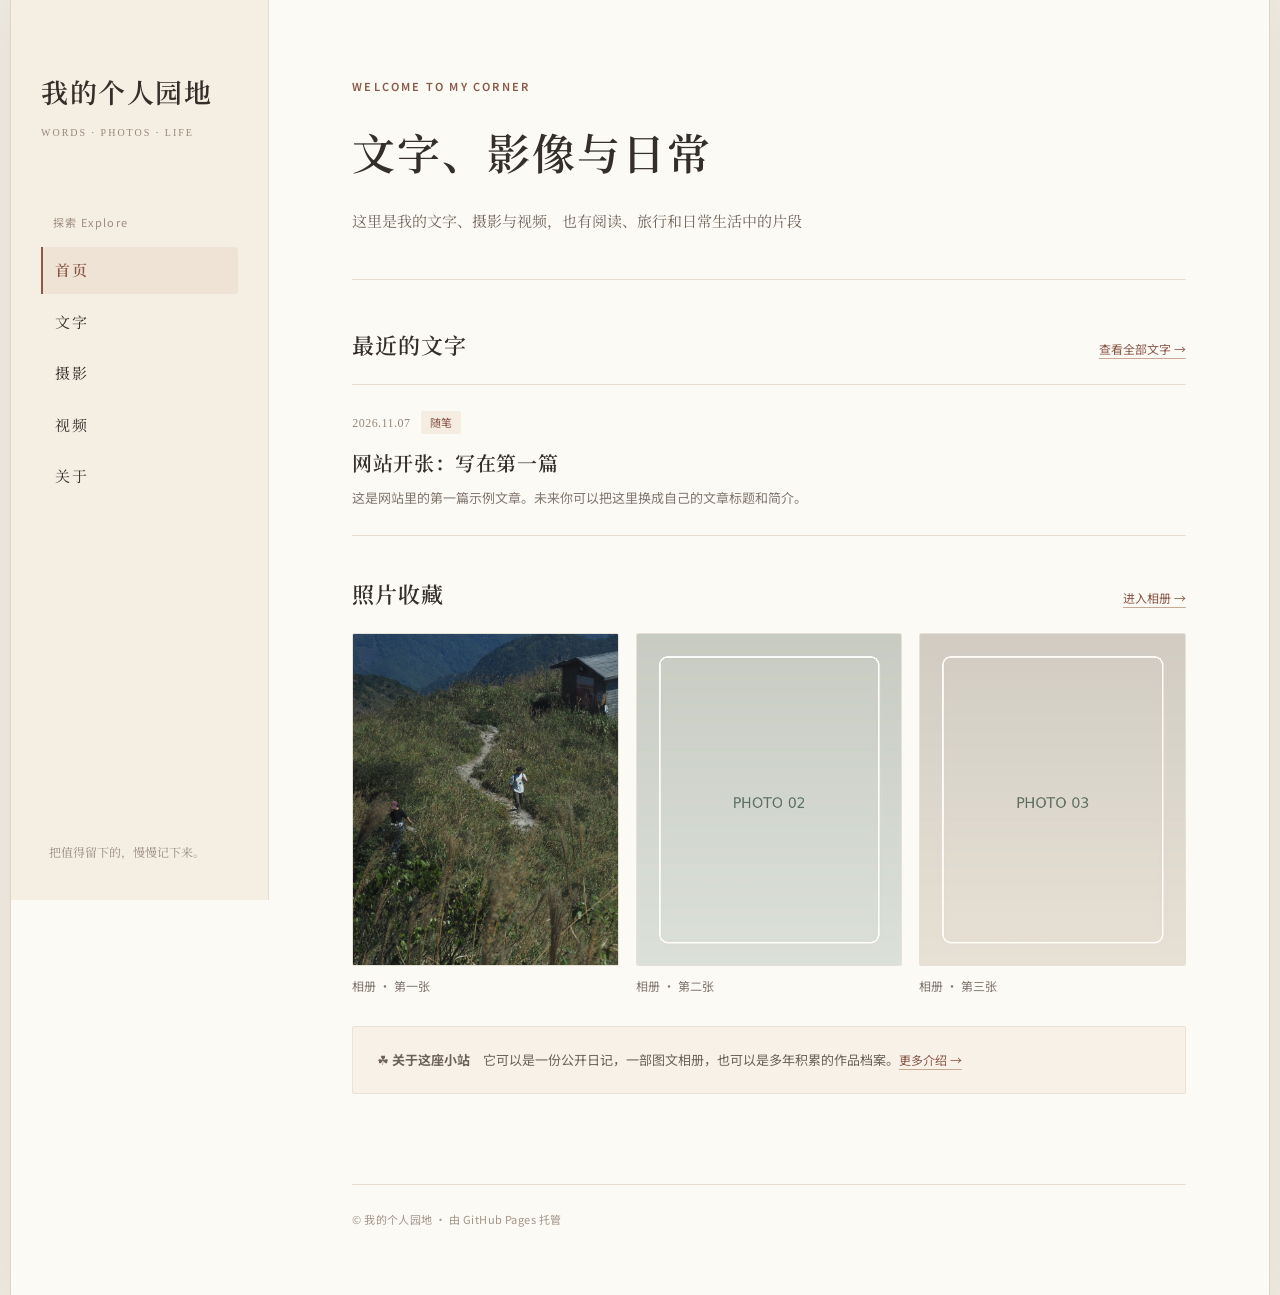
<file: index.html>
<!doctype html>
<html lang="zh-CN"><head><meta charset="utf-8"><meta name="viewport" content="width=device-width, initial-scale=1"><meta name="description" content="一个收藏文字、照片与视频的个人网站。"><title>首页 | 我的个人园地</title><link rel="stylesheet" href="assets/style.css"></head>
<body><div class="layout"><aside class="sidebar"><div class="logo"><a href="index.html">我的个人园地</a></div><p class="logo-sub">WORDS · PHOTOS · LIFE</p><div class="menu-title">探索 Explore</div><nav class="nav" aria-label="主要导航"><a href="index.html" class="active">首页</a>
<a href="writing.html" class="">文字</a>
<a href="photos.html" class="">摄影</a>
<a href="videos.html" class="">视频</a>
<a href="about.html" class="">关于</a></nav><p class="aside-bottom">把值得留下的，慢慢记下来。</p></aside><main class="main"><header class="hero"><div class="eyebrow">WELCOME TO MY CORNER</div><h1>文字、影像与日常</h1><p class="lead">这里是我的文字、摄影与视频，也有阅读、旅行和日常生活中的片段</p></header>
<section><div class="section-head"><h2>最近的文字</h2><a href="writing.html">查看全部文字 →</a></div><article class="entry"><span class="date">2026.11.07</span><span class="tag">随笔</span><h3><a href="articles/first-note.html">网站开张：写在第一篇</a></h3><p>这是网站里的第一篇示例文章。未来你可以把这里换成自己的文章标题和简介。</p></article></section>
<section><div class="section-head"><h2>照片收藏</h2><a href="photos.html">进入相册 →</a></div><div class="photos"><figure class="photo"><a href="photos.html"><img src="images/photo-01.jpg" alt="示例照片一，占位图"></a><figcaption>相册 · 第一张</figcaption></figure><figure class="photo"><a href="photos.html"><img src="images/photo-02.jpg" alt="示例照片二，占位图"></a><figcaption>相册 · 第二张</figcaption></figure><figure class="photo"><a href="photos.html"><img src="images/photo-03.jpg" alt="示例照片三，占位图"></a><figcaption>相册 · 第三张</figcaption></figure></div></section>
<div class="about-card"><p>☘️ <strong>关于这座小站</strong>　它可以是一份公开日记，一部图文相册，也可以是多年积累的作品档案。<a class="inline-link" href="about.html">更多介绍 →</a></p></div><footer class="footer">© 我的个人园地 · 由 GitHub Pages 托管</footer></main></div></body></html>
</file>
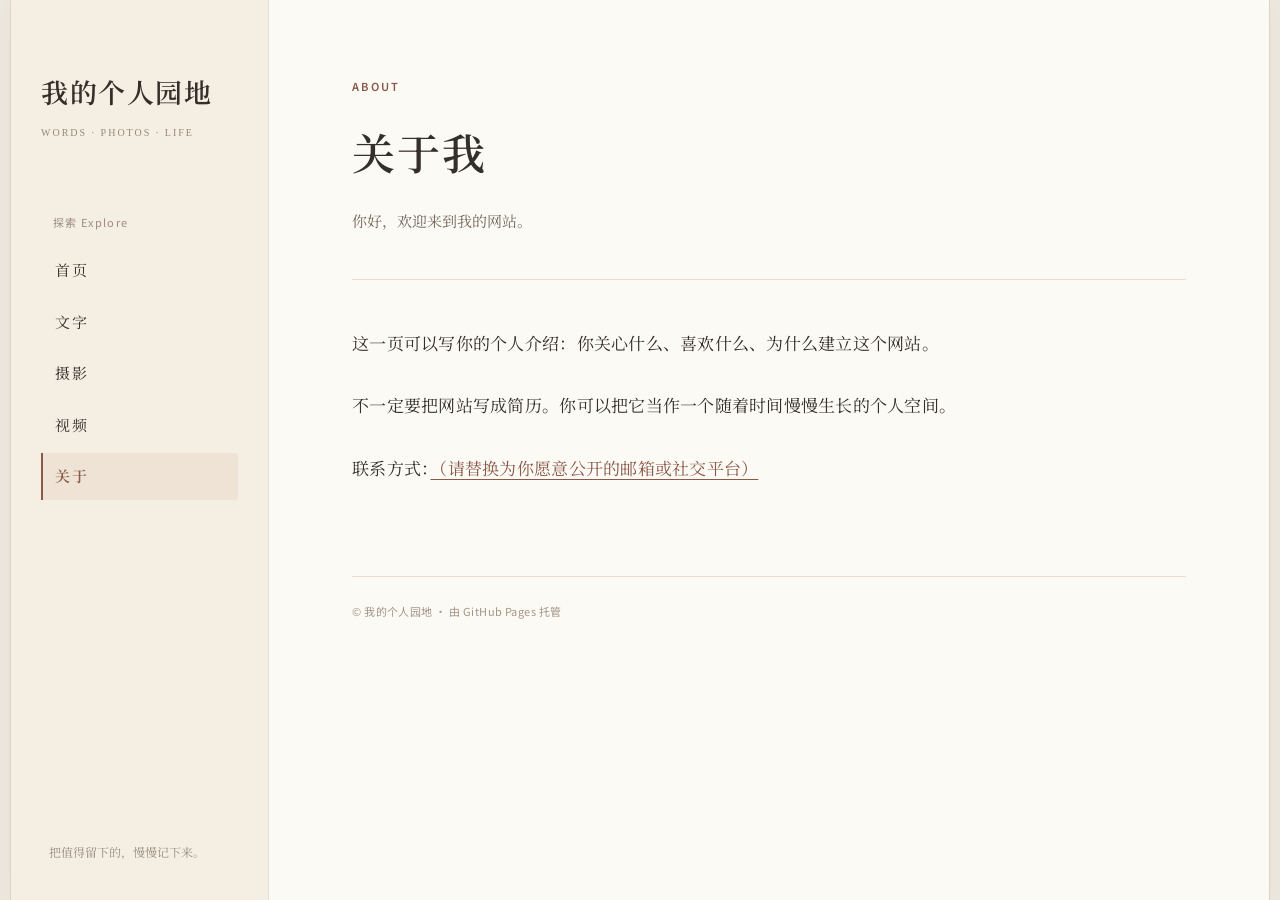
<file: about.html>
<!doctype html>
<html lang="zh-CN"><head><meta charset="utf-8"><meta name="viewport" content="width=device-width, initial-scale=1"><meta name="description" content="一个收藏文字、照片与视频的个人网站。"><title>关于 | 我的个人园地</title><link rel="stylesheet" href="assets/style.css"></head>
<body><div class="layout"><aside class="sidebar"><div class="logo"><a href="index.html">我的个人园地</a></div><p class="logo-sub">WORDS · PHOTOS · LIFE</p><div class="menu-title">探索 Explore</div><nav class="nav" aria-label="主要导航"><a href="index.html" class="">首页</a>
<a href="writing.html" class="">文字</a>
<a href="photos.html" class="">摄影</a>
<a href="videos.html" class="">视频</a>
<a href="about.html" class="active">关于</a></nav><p class="aside-bottom">把值得留下的，慢慢记下来。</p></aside><main class="main"><header class="hero"><div class="eyebrow">ABOUT</div><h1>关于我</h1><p class="lead">你好，欢迎来到我的网站。</p></header><div class="article-body"><p>这一页可以写你的个人介绍：你关心什么、喜欢什么、为什么建立这个网站。</p><p>不一定要把网站写成简历。你可以把它当作一个随着时间慢慢生长的个人空间。</p><p>联系方式：<span class="body-link">（请替换为你愿意公开的邮箱或社交平台）</span></p></div><footer class="footer">© 我的个人园地 · 由 GitHub Pages 托管</footer></main></div></body></html>
</file>
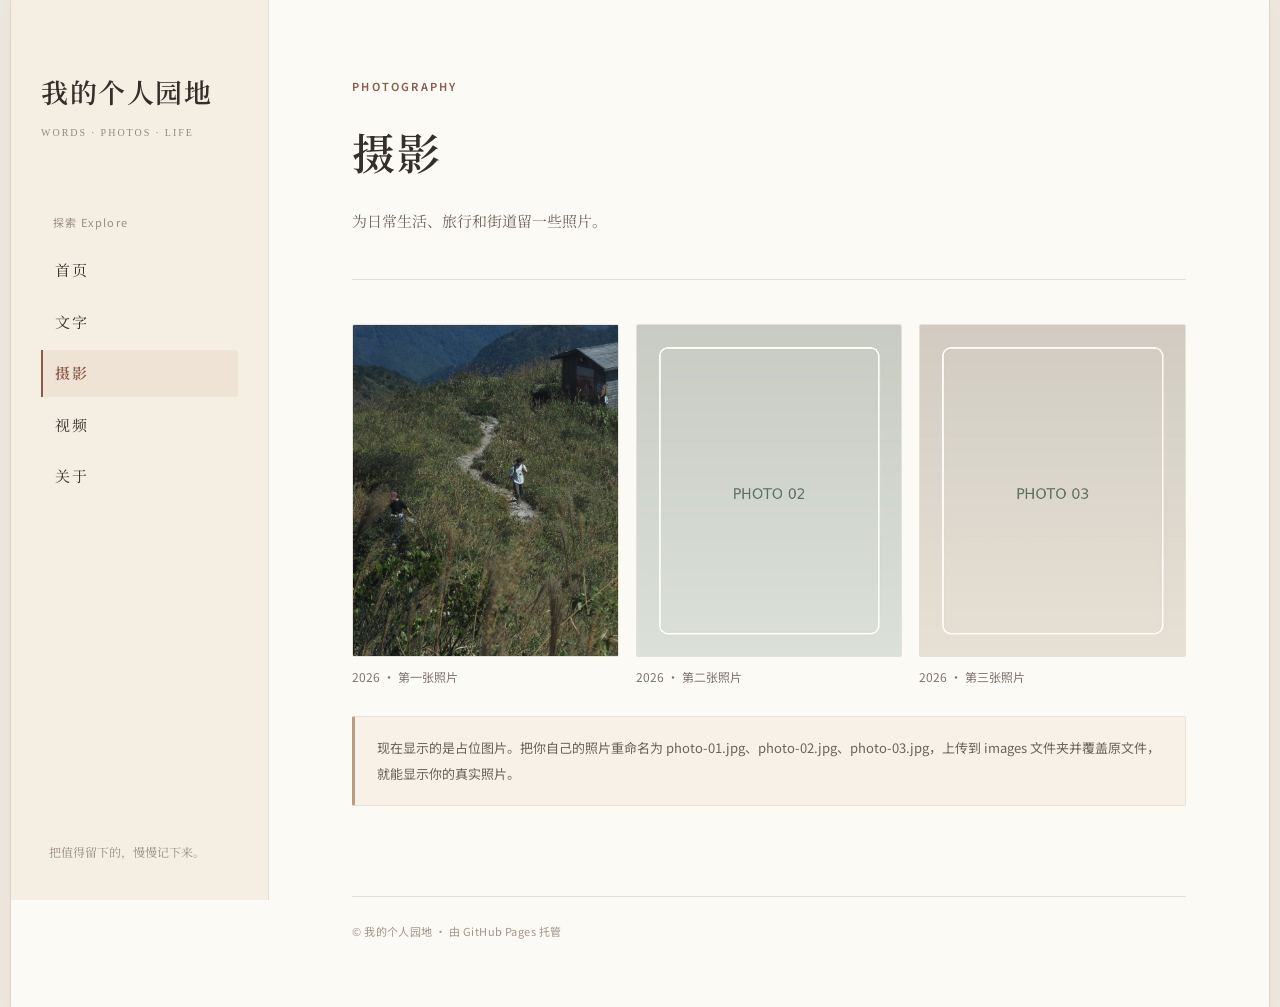
<file: photos.html>
<!doctype html>
<html lang="zh-CN"><head><meta charset="utf-8"><meta name="viewport" content="width=device-width, initial-scale=1"><meta name="description" content="一个收藏文字、照片与视频的个人网站。"><title>摄影 | 我的个人园地</title><link rel="stylesheet" href="assets/style.css"></head>
<body><div class="layout"><aside class="sidebar"><div class="logo"><a href="index.html">我的个人园地</a></div><p class="logo-sub">WORDS · PHOTOS · LIFE</p><div class="menu-title">探索 Explore</div><nav class="nav" aria-label="主要导航"><a href="index.html" class="">首页</a>
<a href="writing.html" class="">文字</a>
<a href="photos.html" class="active">摄影</a>
<a href="videos.html" class="">视频</a>
<a href="about.html" class="">关于</a></nav><p class="aside-bottom">把值得留下的，慢慢记下来。</p></aside><main class="main"><header class="hero"><div class="eyebrow">PHOTOGRAPHY</div><h1>摄影</h1><p class="lead">为日常生活、旅行和街道留一些照片。</p></header><div class="photos"><figure class="photo"><img src="images/photo-01.jpg" alt="第一张示例占位照片"><figcaption>2026 · 第一张照片</figcaption></figure><figure class="photo"><img src="images/photo-02.jpg" alt="第二张示例占位照片"><figcaption>2026 · 第二张照片</figcaption></figure><figure class="photo"><img src="images/photo-03.jpg" alt="第三张示例占位照片"><figcaption>2026 · 第三张照片</figcaption></figure></div><div class="notice">现在显示的是占位图片。把你自己的照片重命名为 photo-01.jpg、photo-02.jpg、photo-03.jpg，上传到 images 文件夹并覆盖原文件，就能显示你的真实照片。</div><footer class="footer">© 我的个人园地 · 由 GitHub Pages 托管</footer></main></div></body></html>
</file>
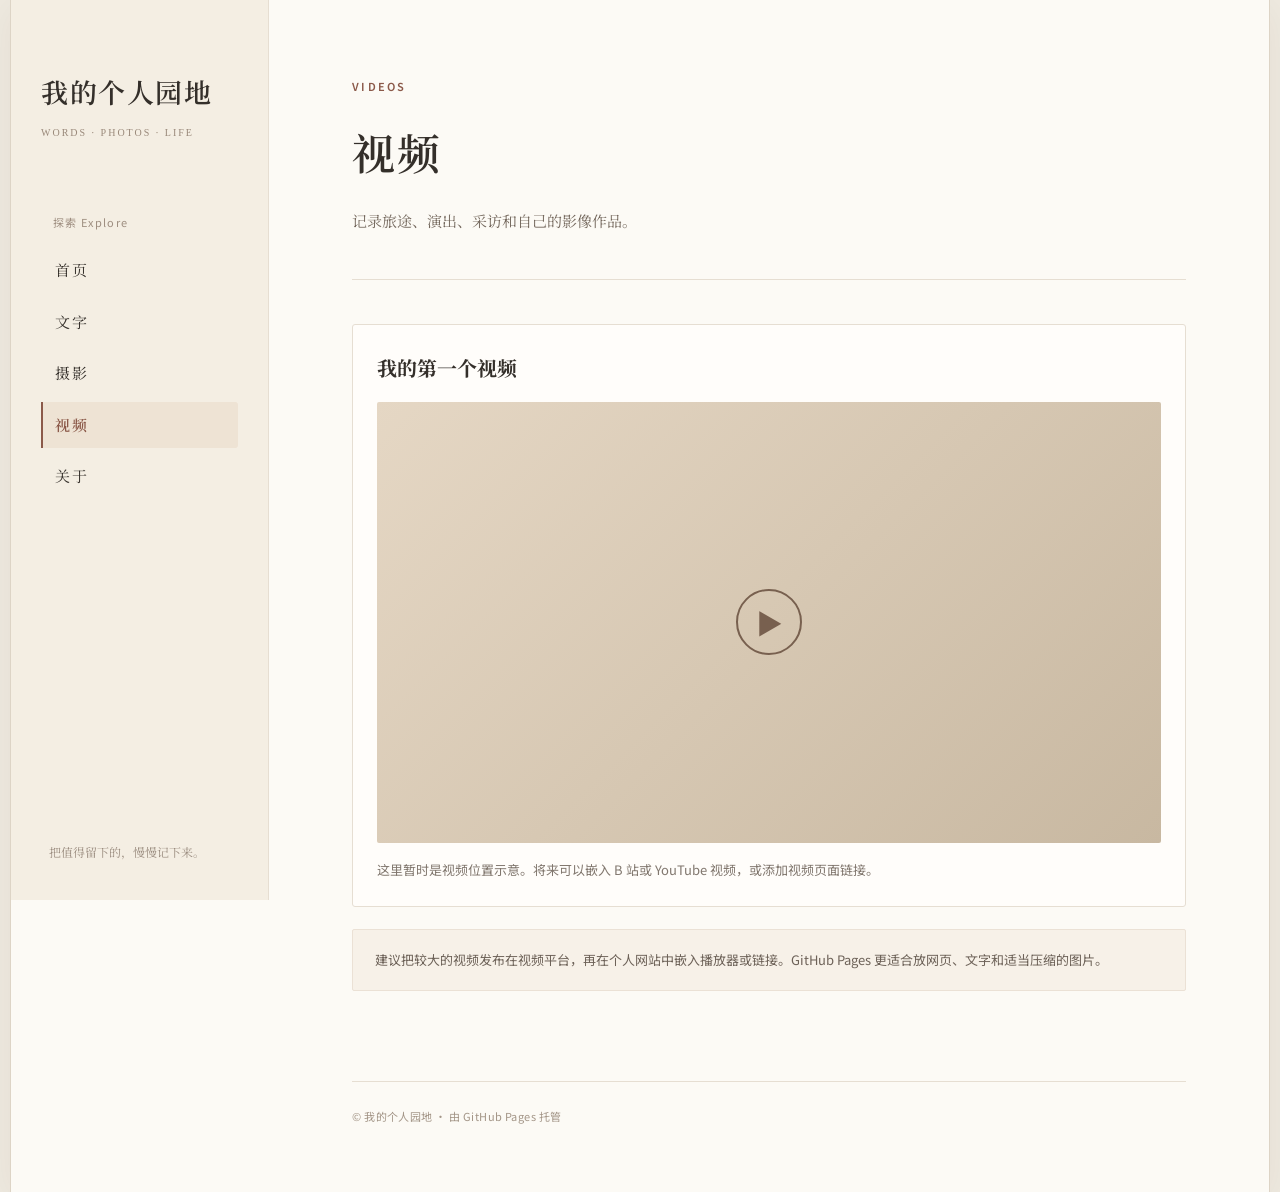
<file: videos.html>
<!doctype html>
<html lang="zh-CN"><head><meta charset="utf-8"><meta name="viewport" content="width=device-width, initial-scale=1"><meta name="description" content="一个收藏文字、照片与视频的个人网站。"><title>视频 | 我的个人园地</title><link rel="stylesheet" href="assets/style.css"></head>
<body><div class="layout"><aside class="sidebar"><div class="logo"><a href="index.html">我的个人园地</a></div><p class="logo-sub">WORDS · PHOTOS · LIFE</p><div class="menu-title">探索 Explore</div><nav class="nav" aria-label="主要导航"><a href="index.html" class="">首页</a>
<a href="writing.html" class="">文字</a>
<a href="photos.html" class="">摄影</a>
<a href="videos.html" class="active">视频</a>
<a href="about.html" class="">关于</a></nav><p class="aside-bottom">把值得留下的，慢慢记下来。</p></aside><main class="main"><header class="hero"><div class="eyebrow">VIDEOS</div><h1>视频</h1><p class="lead">记录旅途、演出、采访和自己的影像作品。</p></header><div class="video-card"><h2>我的第一个视频</h2><div class="video-placeholder" aria-label="视频占位示意"><span>▶</span></div><p>这里暂时是视频位置示意。将来可以嵌入 B 站或 YouTube 视频，或添加视频页面链接。</p></div><div class="tip">建议把较大的视频发布在视频平台，再在个人网站中嵌入播放器或链接。GitHub Pages 更适合放网页、文字和适当压缩的图片。</div><footer class="footer">© 我的个人园地 · 由 GitHub Pages 托管</footer></main></div></body></html>
</file>
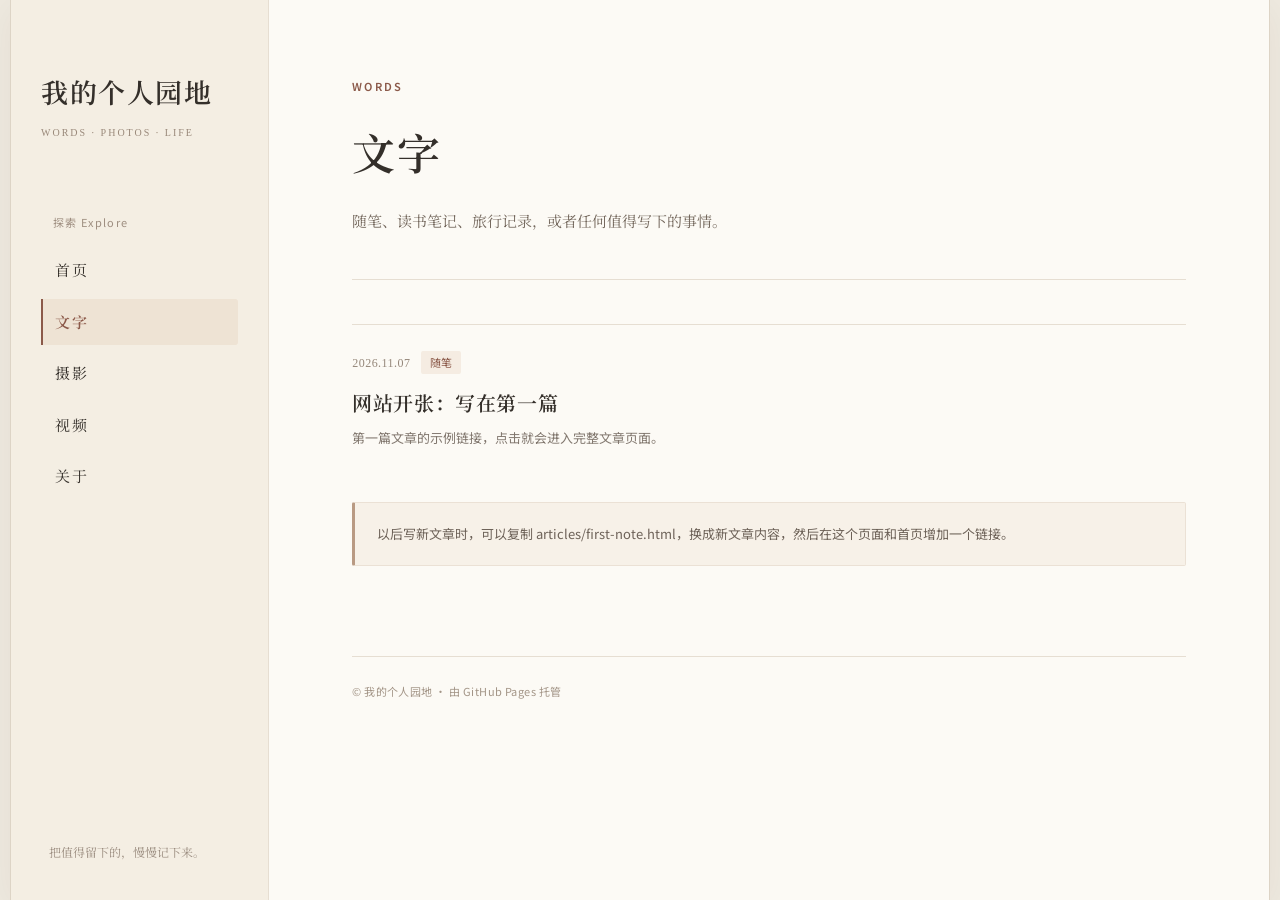
<file: writing.html>
<!doctype html>
<html lang="zh-CN"><head><meta charset="utf-8"><meta name="viewport" content="width=device-width, initial-scale=1"><meta name="description" content="一个收藏文字、照片与视频的个人网站。"><title>文字 | 我的个人园地</title><link rel="stylesheet" href="assets/style.css"></head>
<body><div class="layout"><aside class="sidebar"><div class="logo"><a href="index.html">我的个人园地</a></div><p class="logo-sub">WORDS · PHOTOS · LIFE</p><div class="menu-title">探索 Explore</div><nav class="nav" aria-label="主要导航"><a href="index.html" class="">首页</a>
<a href="writing.html" class="active">文字</a>
<a href="photos.html" class="">摄影</a>
<a href="videos.html" class="">视频</a>
<a href="about.html" class="">关于</a></nav><p class="aside-bottom">把值得留下的，慢慢记下来。</p></aside><main class="main"><header class="hero"><div class="eyebrow">WORDS</div><h1>文字</h1><p class="lead">随笔、读书笔记、旅行记录，或者任何值得写下的事情。</p></header><article class="entry"><span class="date">2026.11.07</span><span class="tag">随笔</span><h3><a href="articles/first-note.html">网站开张：写在第一篇</a></h3><p>第一篇文章的示例链接，点击就会进入完整文章页面。</p></article><div class="notice">以后写新文章时，可以复制 articles/first-note.html，换成新文章内容，然后在这个页面和首页增加一个链接。</div><footer class="footer">© 我的个人园地 · 由 GitHub Pages 托管</footer></main></div></body></html>
</file>
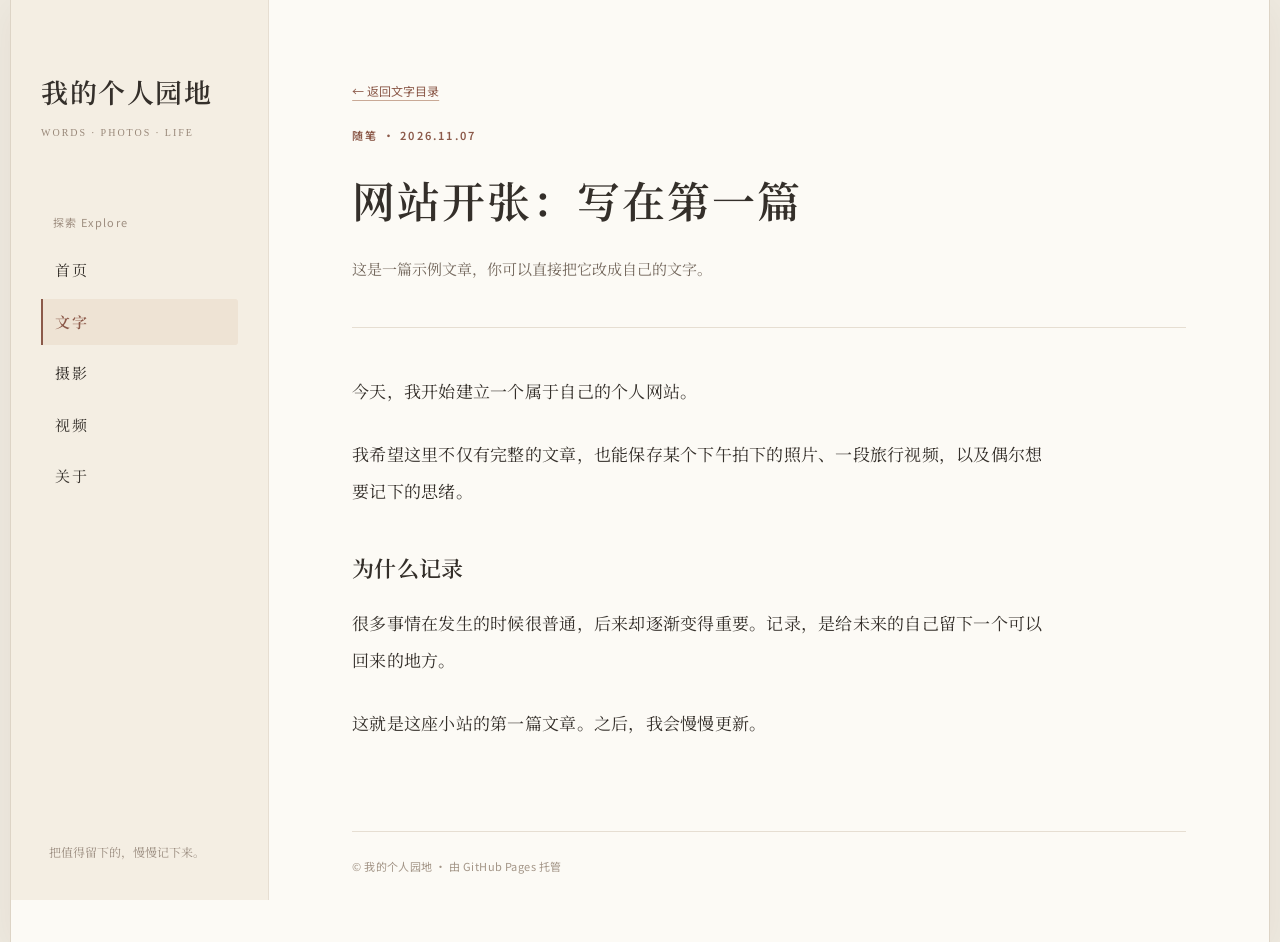
<file: articles/first-note.html>
<!doctype html>
<html lang="zh-CN"><head><meta charset="utf-8"><meta name="viewport" content="width=device-width, initial-scale=1"><meta name="description" content="一个收藏文字、照片与视频的个人网站。"><title>网站开张：写在第一篇 | 我的个人园地</title><link rel="stylesheet" href="../assets/style.css"></head>
<body><div class="layout"><aside class="sidebar"><div class="logo"><a href="../index.html">我的个人园地</a></div><p class="logo-sub">WORDS · PHOTOS · LIFE</p><div class="menu-title">探索 Explore</div><nav class="nav" aria-label="主要导航"><a href="../index.html" class="">首页</a>
<a href="../writing.html" class="active">文字</a>
<a href="../photos.html" class="">摄影</a>
<a href="../videos.html" class="">视频</a>
<a href="../about.html" class="">关于</a></nav><p class="aside-bottom">把值得留下的，慢慢记下来。</p></aside><main class="main"><a class="back" href="../writing.html">← 返回文字目录</a><header class="hero" style="margin-top:20px"><div class="eyebrow">随笔 · 2026.11.07</div><h1>网站开张：写在第一篇</h1><p class="lead">这是一篇示例文章，你可以直接把它改成自己的文字。</p></header><article class="article-body"><p>今天，我开始建立一个属于自己的个人网站。</p><p>我希望这里不仅有完整的文章，也能保存某个下午拍下的照片、一段旅行视频，以及偶尔想要记下的思绪。</p><h2>为什么记录</h2><p>很多事情在发生的时候很普通，后来却逐渐变得重要。记录，是给未来的自己留下一个可以回来的地方。</p><p>这就是这座小站的第一篇文章。之后，我会慢慢更新。</p></article><footer class="footer">© 我的个人园地 · 由 GitHub Pages 托管</footer></main></div></body></html>
</file>
<file: assets/style.css>
/*
 * 个人网站 · 私人书房风格 / The Quiet Study
 * 适用于已有的 index.html / writing.html / photos.html / videos.html / about.html
 * 替换仓库中的 assets/style.css 即可启用，全站无需改动 HTML。
 *
 * 配色：暖纸白、羊皮纸、深棕墨色、陶土红。
 */
@import url('https://fonts.googleapis.com/css2?family=Noto+Sans+SC:wght@400;500;600&family=Noto+Serif+SC:wght@400;500;600;700&display=swap');

:root {
  --paper: #fcfaf5;    /* 主页面：暖纸白 */
  --aside: #f4eee3;    /* 侧栏：羊皮纸 */
  --ink: #342f2a;      /* 正文：深棕墨色 */
  --muted: #81776e;    /* 次要说明 */
  --line: #e6ded2;     /* 细分隔线 */
  --accent: #8b5949;   /* 链接：陶土红 */
  --soft: #f5ece2;     /* 标签和提示底色 */
  --font-serif: 'Noto Serif SC', 'Songti SC', 'STSong', 'SimSun', Georgia, serif;
  --font-sans: 'Noto Sans SC', 'Microsoft YaHei', system-ui, -apple-system, sans-serif;
}

*, *::before, *::after { box-sizing: border-box; }
html { scroll-behavior: smooth; }
body {
  margin: 0;
  background: #eee9df;
  color: var(--ink);
  font-family: var(--font-sans);
  font-size: 15px;
  line-height: 1.9;
  -webkit-font-smoothing: antialiased;
}
a { color: inherit; text-decoration: none; }
a:hover { color: var(--accent); }
a:focus-visible { outline: 2px solid var(--accent); outline-offset: 4px; }
::selection { background: #e4cfbd; color: var(--ink); }

/* 网站整体：左侧书目，右侧阅读纸张 */
.layout {
  display: grid;
  grid-template-columns: 258px minmax(0, 1fr);
  min-height: 100vh;
  max-width: 1260px;
  margin: 0 auto;
  background: var(--paper);
  border-left: 1px solid #ddd4c6;
  border-right: 1px solid #ddd4c6;
  box-shadow: 0 7px 35px rgb(63 48 37 / 5%);
}
.sidebar {
  align-self: start;
  position: sticky;
  top: 0;
  min-height: 100vh;
  padding: 72px 30px 36px;
  background: var(--aside);
  border-right: 1px solid var(--line);
  display: flex;
  flex-direction: column;
}
.logo {
  font-family: var(--font-serif);
  font-size: 27px;
  font-weight: 600;
  letter-spacing: .06em;
  line-height: 1.5;
}
.logo a:hover { color: var(--ink); }
.logo-sub {
  color: #998879;
  font-family: Georgia, serif;
  font-size: 10px;
  letter-spacing: .20em;
  line-height: 1.5;
  margin: 12px 0 72px;
}
.menu-title {
  margin: 0 0 15px 12px;
  color: #9e8e80;
  font-family: Georgia, var(--font-sans);
  font-size: 11px;
  letter-spacing: .12em;
}
.nav { display: grid; gap: 5px; }
.nav a {
  display: block;
  padding: 9px 12px;
  font-family: var(--font-serif);
  font-size: 15px;
  letter-spacing: .12em;
  border-left: 2px solid transparent;
  border-radius: 0 3px 3px 0;
  transition: color .2s ease, background .2s ease, border-color .2s ease;
}
.nav a:hover { color: var(--accent); background: #eee5d8; }
.nav a.active {
  color: var(--accent);
  background: #eee3d4;
  border-left-color: var(--accent);
  font-weight: 600;
}
.aside-bottom {
  margin: auto 8px 0;
  padding-top: 65px;
  color: #9b8d80;
  font-family: var(--font-serif);
  font-size: 12px;
  line-height: 2;
}

/* 主阅读区 */
.main {
  min-width: 0;
  padding: 76px clamp(32px, 6.5vw, 92px) 65px;
}
.hero {
  margin-bottom: 44px;
  padding-bottom: 42px;
  border-bottom: 1px solid var(--line);
}
.eyebrow {
  color: var(--accent);
  font-family: Georgia, var(--font-sans);
  font-size: 11px;
  font-weight: 600;
  letter-spacing: .20em;
  text-transform: uppercase;
}
.hero h1 {
  margin: 21px 0 18px;
  font-family: var(--font-serif);
  font-size: clamp(30px, 3.4vw, 43px);
  font-weight: 600;
  line-height: 1.6;
  letter-spacing: .045em;
}
.lead {
  max-width: 620px;
  margin: 0;
  color: #74685d;
  font-family: var(--font-serif);
  font-size: 15px;
  line-height: 2.15;
}
.section-head {
  display: flex;
  justify-content: space-between;
  align-items: baseline;
  gap: 18px;
  margin: 37px 0 18px;
}
.section-head h2 {
  margin: 0;
  font-family: var(--font-serif);
  font-size: 22px;
  font-weight: 600;
  letter-spacing: .045em;
}
.section-head a, .inline-link, .back {
  color: var(--accent);
  font-size: 12px;
  text-decoration: underline;
  text-underline-offset: 4px;
  text-decoration-color: #c9a996;
}

/* 文章摘要：保留杂志式留白，而非卡片列表 */
.entry { padding: 22px 0 24px; border-top: 1px solid var(--line); }
.entry:last-child { border-bottom: 1px solid var(--line); }
.entry h3 {
  margin: 11px 0 6px;
  font-family: var(--font-serif);
  font-size: 20px;
  font-weight: 600;
  line-height: 1.7;
  letter-spacing: .03em;
}
.entry h3 a:hover { text-decoration: underline; text-underline-offset: 6px; }
.entry p { margin: 0; color: var(--muted); font-size: 13px; line-height: 1.9; }
.date {
  color: #95877a;
  font-family: Georgia, serif;
  font-size: 12px;
  letter-spacing: .04em;
}
.tag {
  display: inline-block;
  margin-left: 10px;
  padding: 1px 9px;
  background: var(--soft);
  border-radius: 2px;
  color: var(--accent);
  font-size: 11px;
}

/* 摄影与视频 */
.photos { display: grid; grid-template-columns: repeat(3, minmax(0, 1fr)); gap: 17px; }
.photo { margin: 0; }
.photo img {
  display: block;
  width: 100%;
  aspect-ratio: 4 / 5;
  object-fit: cover;
  border: 1px solid #e8e0d5;
  border-radius: 2px;
  filter: saturate(.89);
  transition: filter .25s ease;
}
.photo a:hover img, .photo img:hover { filter: saturate(1); }
.photo figcaption { margin-top: 9px; color: var(--muted); font-size: 12px; }
.video-card {
  margin: 22px 0;
  padding: 24px;
  border: 1px solid var(--line);
  background: #fffdfa;
  border-radius: 3px;
}
.video-card h2 { margin: 0 0 12px; font-family: var(--font-serif); font-size: 20px; }
.video-card p { margin: 0; color: var(--muted); font-size: 13px; }
.video-placeholder {
  display: grid;
  place-items: center;
  aspect-ratio: 16 / 9;
  margin: 15px 0;
  border-radius: 2px;
  background: linear-gradient(135deg, #e5d7c4, #c8b8a1);
  color: #78604f;
}
.video-placeholder span {
  display: grid;
  place-items: center;
  width: 66px;
  height: 66px;
  border: 2px solid currentColor;
  border-radius: 50%;
  font-size: 27px;
}

/* 文章正文：较宽行距，适合中文长文阅读 */
.article-body {
  max-width: 700px;
  font-family: var(--font-serif);
  font-size: 17px;
  line-height: 2.2;
  letter-spacing: .015em;
  overflow-wrap: anywhere;
}
.article-body p { margin: 0 0 25px; }
.article-body h2 {
  margin: 40px 0 18px;
  font-size: 22px;
  font-weight: 600;
  line-height: 1.65;
}
.article-body a, .body-link {
  color: var(--accent);
  text-decoration: underline;
  text-underline-offset: 4px;
}
.article-body img { max-width: 100%; height: auto; }
.article-body blockquote {
  margin: 28px 0;
  padding: 5px 0 5px 22px;
  border-left: 2px solid #b99a83;
  color: #74685d;
}

/* 提示区域与页脚 */
.about-card, .notice, .tip {
  background: #f7f1e8;
  border: 1px solid #ebe1d5;
  border-radius: 2px;
  color: #6d6258;
  font-size: 13px;
  line-height: 2;
}
.about-card { margin-top: 28px; padding: 20px 24px; }
.about-card p { margin: 0; }
.notice { margin: 27px 0; padding: 18px 22px; border-left: 3px solid #b99a83; }
.tip { padding: 17px 22px; }
.tip code { background: #eee2d3; padding: 2px 5px; border-radius: 2px; }
.footer {
  margin-top: 90px;
  padding-top: 24px;
  border-top: 1px solid var(--line);
  color: #a39587;
  font-family: Georgia, var(--font-sans);
  font-size: 11px;
  letter-spacing: .04em;
}

/* 手机和平板自动改为顶部导航 */
@media (max-width: 800px) {
  .layout { display: block; border: none; box-shadow: none; }
  .sidebar {
    position: static;
    min-height: auto;
    display: block;
    padding: 24px 22px 17px;
    border-right: none;
    border-bottom: 1px solid var(--line);
  }
  .logo { font-size: 24px; }
  .logo-sub { margin: 5px 0 19px; }
  .menu-title, .aside-bottom { display: none; }
  .nav { display: flex; gap: 3px; overflow-x: auto; }
  .nav a { flex-shrink: 0; padding: 7px 10px; font-size: 13px; }
  .main { padding: 39px 24px 45px; }
  .hero { margin-bottom: 28px; padding-bottom: 28px; }
  .hero h1 { font-size: clamp(27px, 6vw, 37px); }
  .section-head h2 { font-size: 20px; }
  .article-body { font-size: 16px; line-height: 2.15; }
  .footer { margin-top: 55px; }
}
@media (max-width: 460px) {
  .photos { grid-template-columns: repeat(2, minmax(0, 1fr)); gap: 12px; }
  .section-head { align-items: start; }
  .section-head a { flex-shrink: 0; }
  .main { padding-left: 21px; padding-right: 21px; }
}
@media (prefers-reduced-motion: reduce) {
  *, *::before, *::after { scroll-behavior: auto !important; transition: none !important; }
}
</file>
